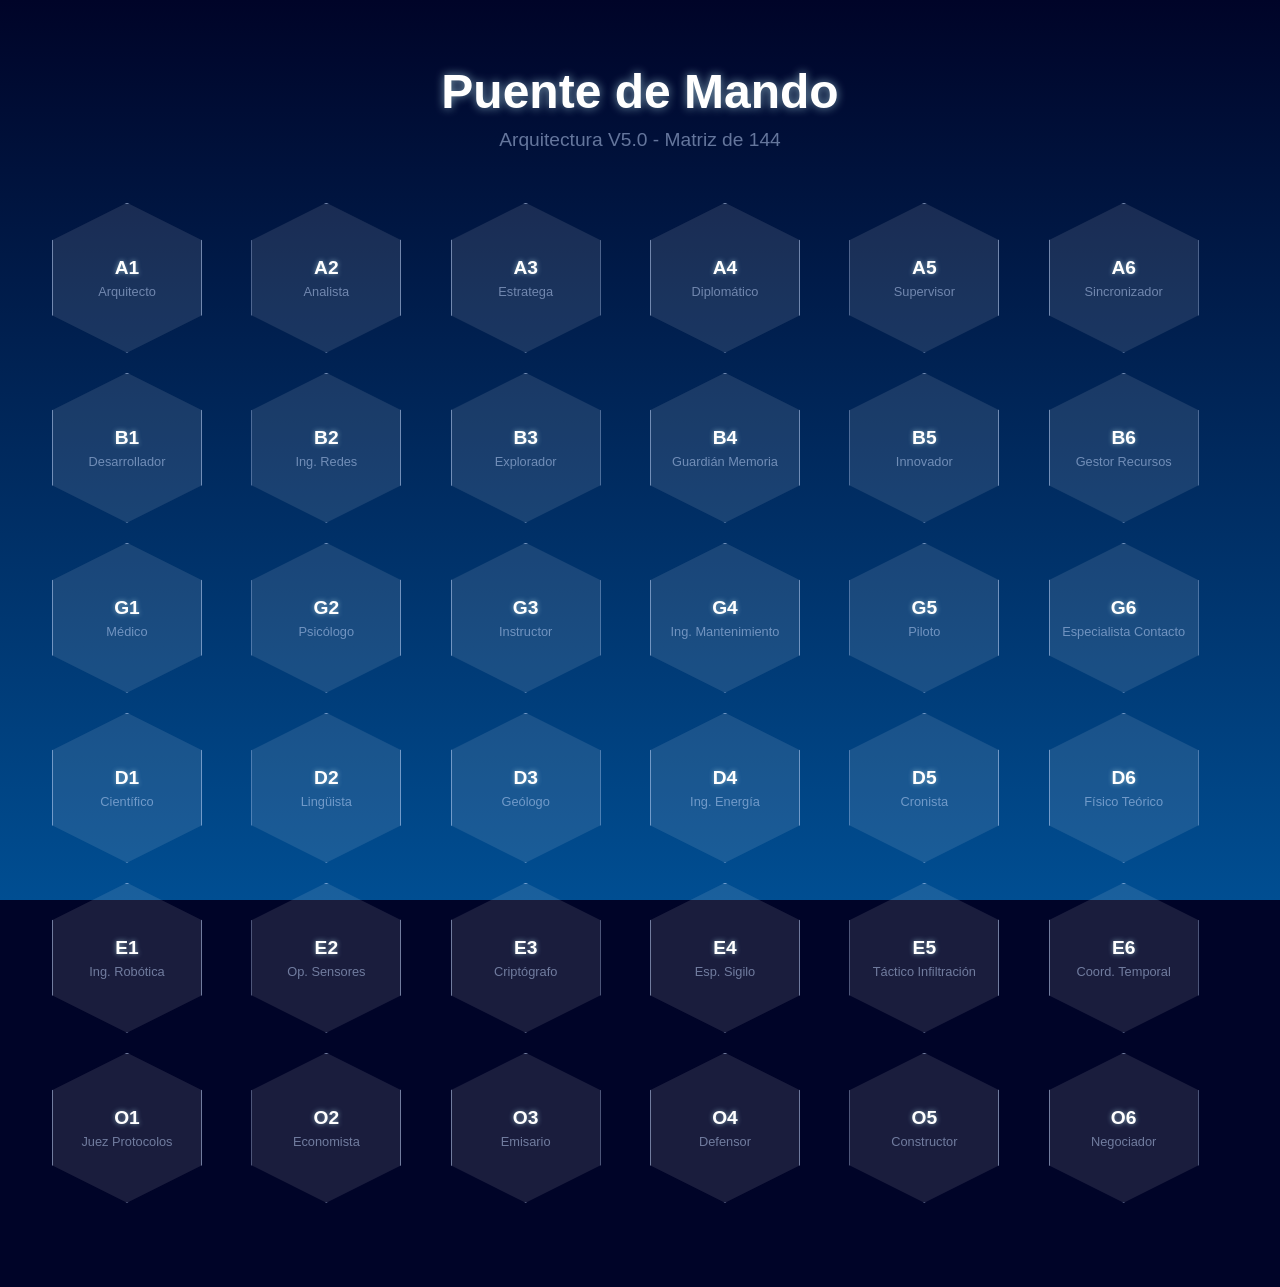
<file: fortaleza_dashboard/index.html>
<!DOCTYPE html>
<html lang="es">
<head>
    <meta charset="UTF-8">
    <meta name="viewport" content="width=device-width, initial-scale=1.0">
    <title>Fortaleza Cósmica - Puente de Mando</title>
    <link rel="stylesheet" href="style.css">
</head>
<body>
    <div id="cosmic-background"></div>
    <div id="dashboard">
        <header>
            <h1>Puente de Mando</h1>
            <p>Arquitectura V5.0 - Matriz de 144</p>
        </header>
        <div id="agent-grid" class="grid-container">
            <!-- Los 36 Agentes-Cristal serán generados dinámicamente por JavaScript -->
        </div>
    </div>
    <script src="script.js"></script>
</body>
</html>
</file>
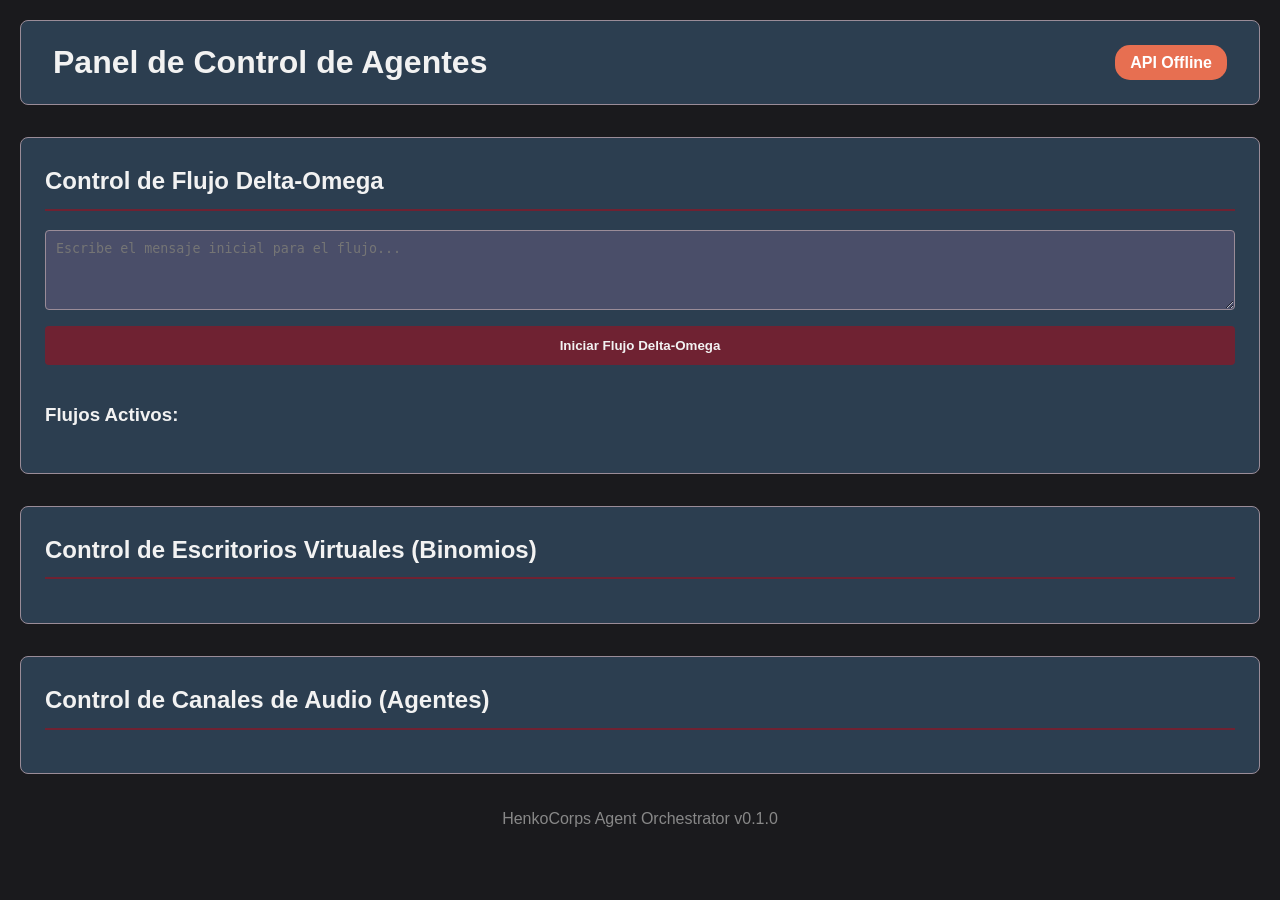
<file: frontend/index.html>
<!DOCTYPE html>
<html lang="es">
<head>
    <meta charset="UTF-8">
    <meta name="viewport" content="width=device-width, initial-scale=1.0">
    <title>HenkoCorps - Panel de Control de Agentes</title>
    <link rel="stylesheet" href="style.css">
</head>
<body>
    <header>
        <h1>Panel de Control de Agentes</h1>
        <div id="api-status" class="status-indicator-red">API Status</div>
    </header>

    <main>
        <div class="container">
            <h2>Control de Flujo Delta-Omega</h2>
            <div id="flow-control" class="control-section">
                <textarea id="start-message-input" placeholder="Escribe el mensaje inicial para el flujo..."></textarea>
                <button id="start-flow-btn">Iniciar Flujo Delta-Omega</button>
                <div id="active-flows-container">
                    <h3>Flujos Activos:</h3>
                    <ul id="active-flows-list">
                        <!-- Los flujos activos se insertarán aquí -->
                    </ul>
                </div>
            </div>
        </div>

        <div class="container">
            <h2>Control de Escritorios Virtuales (Binomios)</h2>
            <div id="desktop-controls" class="control-section grid-container">
                <!-- Los controles de los escritorios se generarán aquí -->
            </div>
        </div>

        <div class="container">
            <h2>Control de Canales de Audio (Agentes)</h2>
            <div id="audio-controls" class="control-section grid-container">
                <!-- Los controles de audio se generarán aquí -->
            </div>
        </div>
    </main>

    <footer>
        <p>HenkoCorps Agent Orchestrator v0.1.0</p>
    </footer>

    <script src="app.js"></script>
</body>
</html>
</file>
<file: fortaleza_dashboard/style.css>
/* style.css - Manifiesto Estético de la Fortaleza Cósmica */

:root {
    --color-deep-space: #000428;
    --color-nebula: #004e92;
    --color-star: #ffffff;
    --color-crystal: rgba(255, 255, 255, 0.1);
    --color-crystal-border: rgba(200, 220, 255, 0.5);
    --glow-color: rgba(173, 216, 230, 0.7); /* Light Blue Glow */
}

body {
    margin: 0;
    padding: 0;
    font-family: 'Segoe UI', 'Roboto', sans-serif;
    color: var(--color-star);
    background-color: var(--color-deep-space);
    overflow: hidden;
}

#cosmic-background {
    position: fixed;
    top: 0;
    left: 0;
    width: 100%;
    height: 100%;
    background: linear-gradient(to bottom, var(--color-deep-space), var(--color-nebula));
    z-index: -1;
}

/* Simulación de estrellas */
@keyframes twinkle {
    0% { opacity: 0; }
    50% { opacity: 0.8; }
    100% { opacity: 0; }
}

#dashboard {
    padding: 2em;
    text-align: center;
}

header h1 {
    font-size: 3em;
    margin-bottom: 0;
    text-shadow: 0 0 10px var(--glow-color);
}

header p {
    font-size: 1.2em;
    color: var(--color-crystal-border);
    margin-top: 0.5em;
}

.grid-container {
    display: grid;
    grid-template-columns: repeat(6, 1fr);
    gap: 20px;
    padding: 20px;
    max-width: 1200px;
    margin: 2em auto;
}

.agent-crystal {
    position: relative;
    width: 150px;
    height: 150px;
    background: var(--color-crystal);
    border: 1px solid var(--color-crystal-border);
    cursor: pointer;
    transition: all 0.3s ease-in-out;

    /* Forma de cristal facetado (hexágono) */
    clip-path: polygon(50% 0%, 100% 25%, 100% 75%, 50% 100%, 0% 75%, 0% 25%);

    display: flex;
    justify-content: center;
    align-items: center;
    flex-direction: column;
    padding: 10px;
    box-sizing: border-box;
}

.agent-crystal:hover {
    transform: scale(1.1);
    background: rgba(255, 255, 255, 0.2);
    box-shadow: 0 0 20px var(--glow-color), 0 0 30px var(--glow-color) inset;
}

.agent-id {
    font-weight: bold;
    font-size: 1.2em;
    text-shadow: 0 0 5px var(--glow-color);
}

.agent-role {
    font-size: 0.8em;
    color: var(--color-crystal-border);
    margin-top: 5px;
}

/* Animación para agente activo */
.agent-crystal.active {
    animation: pulse 1.5s infinite;
}

@keyframes pulse {
    0% {
        box-shadow: 0 0 20px var(--glow-color), 0 0 30px var(--glow-color) inset;
    }
    50% {
        box-shadow: 0 0 35px var(--glow-color), 0 0 45px var(--glow-color) inset;
    }
    100% {
        box-shadow: 0 0 20px var(--glow-color), 0 0 30px var(--glow-color) inset;
    }
}
</file>
<file: frontend/style.css>
:root {
    --bg-color: #1a1a1d;
    --primary-color: #2c3e50;
    --secondary-color: #4a4e69;
    --accent-color: #6f2232;
    --text-color: #f2f2f2;
    --border-color: #9a8c98;
    --success-color: #2a9d8f;
    --error-color: #e76f51;
}

body {
    font-family: 'Segoe UI', Tahoma, Geneva, Verdana, sans-serif;
    background-color: var(--bg-color);
    color: var(--text-color);
    margin: 0;
    padding: 20px;
    line-height: 1.6;
}

header {
    background-color: var(--primary-color);
    padding: 1rem 2rem;
    margin-bottom: 2rem;
    display: flex;
    justify-content: space-between;
    align-items: center;
    border-radius: 8px;
    border: 1px solid var(--border-color);
}

header h1 {
    margin: 0;
    color: var(--text-color);
}

.status-indicator-red {
    padding: 5px 15px;
    border-radius: 15px;
    background-color: var(--error-color);
    color: white;
    font-weight: bold;
}

.status-indicator-green {
    padding: 5px 15px;
    border-radius: 15px;
    background-color: var(--success-color);
    color: white;
    font-weight: bold;
}

main {
    display: flex;
    flex-direction: column;
    gap: 2rem;
}

.container {
    background-color: var(--primary-color);
    padding: 1.5rem;
    border-radius: 8px;
    border: 1px solid var(--border-color);
}

h2 {
    color: var(--text-color);
    border-bottom: 2px solid var(--accent-color);
    padding-bottom: 0.5rem;
    margin-top: 0;
}

.control-section {
    display: flex;
    flex-direction: column;
    gap: 1rem;
}

.grid-container {
    display: grid;
    grid-template-columns: repeat(auto-fill, minmax(250px, 1fr));
    gap: 1rem;
}

.control-card {
    background-color: var(--secondary-color);
    padding: 1rem;
    border-radius: 6px;
    border: 1px solid var(--border-color);
}

.control-card h4 {
    margin-top: 0;
}

textarea {
    width: 100%;
    min-height: 80px;
    background-color: var(--secondary-color);
    color: var(--text-color);
    border: 1px solid var(--border-color);
    border-radius: 4px;
    padding: 10px;
    box-sizing: border-box;
}

button {
    background-color: var(--accent-color);
    color: var(--text-color);
    border: none;
    padding: 12px 20px;
    border-radius: 4px;
    cursor: pointer;
    font-weight: bold;
    transition: background-color 0.3s ease;
}

button:hover {
    background-color: #9b2e44;
}

#active-flows-list {
    list-style: none;
    padding: 0;
}

#active-flows-list li {
    background-color: var(--secondary-color);
    padding: 10px;
    margin-bottom: 5px;
    border-radius: 4px;
}

footer {
    text-align: center;
    margin-top: 2rem;
    color: #888;
}
</file>
